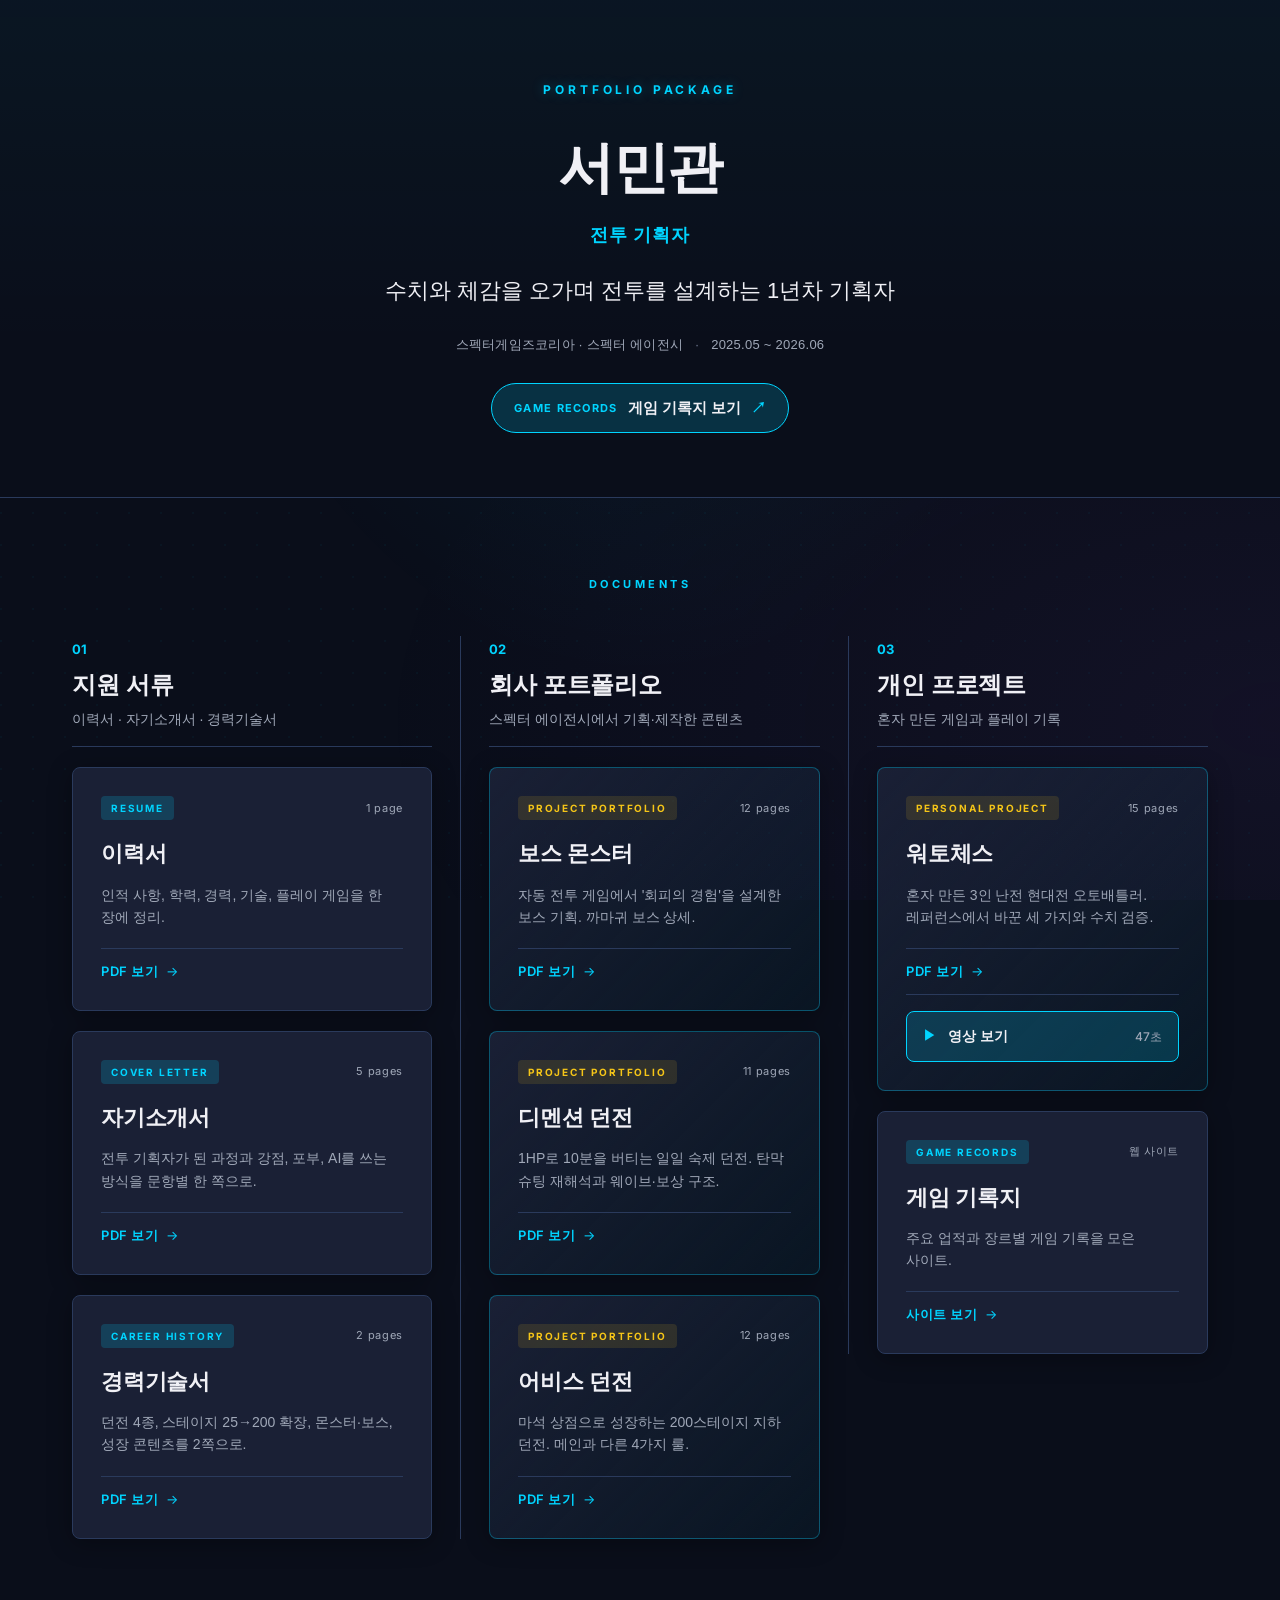
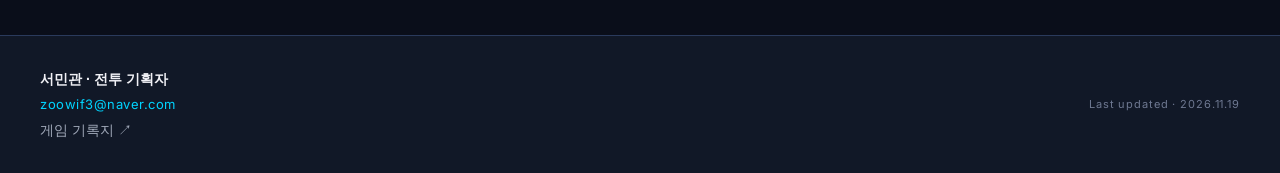
<file: index.html>
<!DOCTYPE html>
<html lang="ko">
<head>
  <meta charset="UTF-8">
  <meta name="viewport" content="width=device-width, initial-scale=1.0">
  <meta name="description" content="서민관 — 전투 기획자 포트폴리오 패키지 (이력서·자기소개서·경력기술서·회사 포트폴리오 3종·개인 프로젝트)">
  <title>서민관 — Portfolio Package</title>
  <link rel="preconnect" href="https://fonts.googleapis.com">
  <link rel="preconnect" href="https://fonts.gstatic.com" crossorigin>
  <link href="https://fonts.googleapis.com/css2?family=Inter:wght@400;500;700;800;900&family=Pretendard:wght@400;500;600;700;800&display=swap" rel="stylesheet">
  <link rel="stylesheet" href="style.css?v=20261119e">
</head>
<body>

<!-- ================ Hero ================ -->
<header class="hero">
  <div class="hero-inner">
    <div class="hero-eyebrow">PORTFOLIO PACKAGE</div>
    <h1 class="hero-name">서민관</h1>
    <div class="hero-role">전투 기획자</div>
    <p class="hero-slogan">수치와 체감을 오가며 전투를 설계하는 1년차 기획자</p>
    <div class="hero-meta">
      <span>스펙터게임즈코리아 · 스펙터 에이전시</span>
      <span class="dot">·</span>
      <span>2025.05 ~ 2026.06</span>
    </div>
    <div class="hero-links">
      <a class="hero-btn" href="https://minkwan8048-lgtm.github.io/game-records/" target="_blank" rel="noopener">
        <span class="hero-btn-tag">GAME RECORDS</span>
        <span class="hero-btn-text">게임 기록지 보기</span>
        <span class="hero-btn-arrow">↗</span>
      </a>
    </div>
  </div>
</header>

<!-- ================ Documents ================ -->
<main class="docs">
  <div class="docs-header">
    <span class="docs-label">DOCUMENTS</span>
  </div>

  <div class="docs-cols">

    <section class="col">
      <div class="col-head">
        <span class="col-nb">01</span>
        <h2 class="col-title">지원 서류</h2>
        <p class="col-sub">이력서 · 자기소개서 · 경력기술서</p>
      </div>
      <a class="card" href="assets/pdfs/resume.pdf" target="_blank" rel="noopener">
        <div class="card-top">
          <span class="card-tag">RESUME</span>
          <span class="card-meta">1 page</span>
        </div>
        <h3 class="card-title">이력서</h3>
        <p class="card-desc">인적 사항, 학력, 경력, 기술, 플레이 게임을 한 장에 정리.</p>
        <div class="card-cta">
          <span class="cta-text">PDF 보기</span>
          <span class="cta-arrow">→</span>
        </div>
      </a>
      <a class="card" href="assets/pdfs/cover_letter.pdf" target="_blank" rel="noopener">
        <div class="card-top">
          <span class="card-tag">COVER LETTER</span>
          <span class="card-meta">5 pages</span>
        </div>
        <h3 class="card-title">자기소개서</h3>
        <p class="card-desc">전투 기획자가 된 과정과 강점, 포부, AI를 쓰는 방식을 문항별 한 쪽으로.</p>
        <div class="card-cta">
          <span class="cta-text">PDF 보기</span>
          <span class="cta-arrow">→</span>
        </div>
      </a>
      <a class="card" href="assets/pdfs/career_history.pdf" target="_blank" rel="noopener">
        <div class="card-top">
          <span class="card-tag">CAREER HISTORY</span>
          <span class="card-meta">2 pages</span>
        </div>
        <h3 class="card-title">경력기술서</h3>
        <p class="card-desc">던전 4종, 스테이지 25→200 확장, 몬스터·보스, 성장 콘텐츠를 2쪽으로.</p>
        <div class="card-cta">
          <span class="cta-text">PDF 보기</span>
          <span class="cta-arrow">→</span>
        </div>
      </a>
    </section>

    <section class="col">
      <div class="col-head">
        <span class="col-nb">02</span>
        <h2 class="col-title">회사 포트폴리오</h2>
        <p class="col-sub">스펙터 에이전시에서 기획·제작한 콘텐츠</p>
      </div>
      <a class="card card-feature" href="assets/pdfs/boss.pdf" target="_blank" rel="noopener">
        <div class="card-top">
          <span class="card-tag">PROJECT PORTFOLIO</span>
          <span class="card-meta">12 pages</span>
        </div>
        <h3 class="card-title">보스 몬스터</h3>
        <p class="card-desc">자동 전투 게임에서 '회피의 경험'을 설계한 보스 기획. 까마귀 보스 상세.</p>
        <div class="card-cta">
          <span class="cta-text">PDF 보기</span>
          <span class="cta-arrow">→</span>
        </div>
      </a>
      <a class="card card-feature" href="assets/pdfs/dimension.pdf" target="_blank" rel="noopener">
        <div class="card-top">
          <span class="card-tag">PROJECT PORTFOLIO</span>
          <span class="card-meta">11 pages</span>
        </div>
        <h3 class="card-title">디멘션 던전</h3>
        <p class="card-desc">1HP로 10분을 버티는 일일 숙제 던전. 탄막 슈팅 재해석과 웨이브·보상 구조.</p>
        <div class="card-cta">
          <span class="cta-text">PDF 보기</span>
          <span class="cta-arrow">→</span>
        </div>
      </a>
      <a class="card card-feature" href="assets/pdfs/abyss.pdf" target="_blank" rel="noopener">
        <div class="card-top">
          <span class="card-tag">PROJECT PORTFOLIO</span>
          <span class="card-meta">12 pages</span>
        </div>
        <h3 class="card-title">어비스 던전</h3>
        <p class="card-desc">마석 상점으로 성장하는 200스테이지 지하 던전. 메인과 다른 4가지 룰.</p>
        <div class="card-cta">
          <span class="cta-text">PDF 보기</span>
          <span class="cta-arrow">→</span>
        </div>
      </a>
    </section>

    <section class="col">
      <div class="col-head">
        <span class="col-nb">03</span>
        <h2 class="col-title">개인 프로젝트</h2>
        <p class="col-sub">혼자 만든 게임과 플레이 기록</p>
      </div>
      <div class="card card-feature card-multi">
        <div class="card-top">
          <span class="card-tag">PERSONAL PROJECT</span>
          <span class="card-meta">15 pages</span>
        </div>
        <h3 class="card-title">워토체스</h3>
        <p class="card-desc">혼자 만든 3인 난전 현대전 오토배틀러. 레퍼런스에서 바꾼 세 가지와 수치 검증.</p>
        <a class="card-cta card-cta-link" href="assets/pdfs/wartochess.pdf" target="_blank" rel="noopener">
          <span class="cta-text">PDF 보기</span>
          <span class="cta-arrow">→</span>
        </a>
        <a class="video-btn card-video" href="wartochess.html">
          <span class="video-btn-play" aria-hidden="true">▶</span>
          <span class="video-btn-text">영상 보기</span>
          <span class="video-btn-meta">47초</span>
        </a>
      </div>
      <a class="card" href="https://minkwan8048-lgtm.github.io/game-records/" target="_blank" rel="noopener">
        <div class="card-top">
          <span class="card-tag">GAME RECORDS</span>
          <span class="card-meta">웹 사이트</span>
        </div>
        <h3 class="card-title">게임 기록지</h3>
        <p class="card-desc">주요 업적과 장르별 게임 기록을 모은 사이트.</p>
        <div class="card-cta">
          <span class="cta-text">사이트 보기</span>
          <span class="cta-arrow">→</span>
        </div>
      </a>
    </section>

  </div>
</main>

<!-- ================ Footer ================ -->
<footer class="footer">
  <div class="footer-inner">
    <div class="footer-left">
      <div class="footer-name">서민관 · 전투 기획자</div>
      <a class="footer-email" href="mailto:zoowif3@naver.com">zoowif3@naver.com</a>
      <a class="footer-link" href="https://minkwan8048-lgtm.github.io/game-records/" target="_blank" rel="noopener">게임 기록지 ↗</a>
    </div>
    <div class="footer-right">
      <span id="footer-updated">Last updated · 2026.11.19</span>
    </div>
  </div>
</footer>

</body>
</html>
</file>
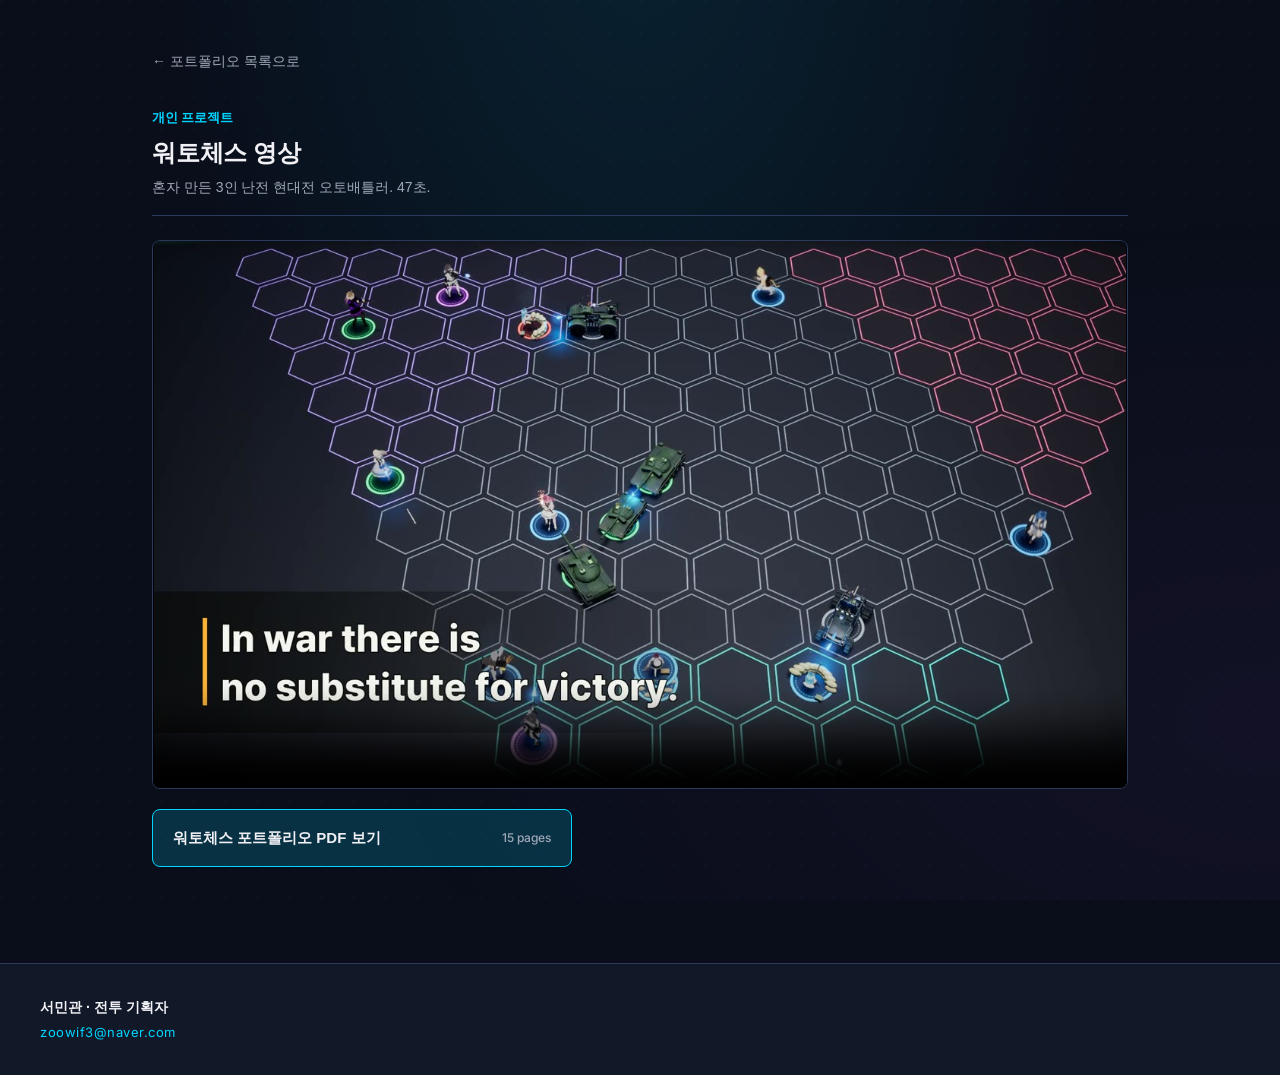
<file: wartochess.html>
<!DOCTYPE html>
<html lang="ko">
<head>
  <meta charset="UTF-8">
  <meta name="viewport" content="width=device-width, initial-scale=1.0">
  <meta name="description" content="워토체스 플레이 영상 — 서민관 개인 프로젝트">
  <title>워토체스 영상 — 서민관</title>
  <link rel="preconnect" href="https://fonts.googleapis.com">
  <link rel="preconnect" href="https://fonts.gstatic.com" crossorigin>
  <link href="https://fonts.googleapis.com/css2?family=Inter:wght@400;500;700;800;900&family=Pretendard:wght@400;500;600;700;800&display=swap" rel="stylesheet">
  <link rel="stylesheet" href="style.css?v=20261119e">
</head>
<body>

<main class="docs video-page">
  <a class="back-link" href="index.html">← 포트폴리오 목록으로</a>
  <div class="col-head">
    <span class="col-nb">개인 프로젝트</span>
    <h1 class="col-title">워토체스 영상</h1>
    <p class="col-sub">혼자 만든 3인 난전 현대전 오토배틀러. 47초.</p>
  </div>
  <video class="video-player" controls playsinline preload="metadata" poster="assets/video/wartochess_trailer.jpg">
    <source src="assets/video/wartochess_trailer.mp4" type="video/mp4">
    이 브라우저에서는 영상을 재생할 수 없습니다. <a href="assets/video/wartochess_trailer.mp4">파일로 열기</a>
  </video>
  <div class="video-links">
    <a class="video-btn" href="assets/pdfs/wartochess.pdf" target="_blank" rel="noopener">
      <span class="video-btn-text">워토체스 포트폴리오 PDF 보기</span>
      <span class="video-btn-meta">15 pages</span>
    </a>
  </div>
</main>

<footer class="footer">
  <div class="footer-inner">
    <div class="footer-left">
      <div class="footer-name">서민관 · 전투 기획자</div>
      <a class="footer-email" href="mailto:zoowif3@naver.com">zoowif3@naver.com</a>
    </div>
  </div>
</footer>

</body>
</html>
</file>
<file: style.css>
/* =========================================================
   Portfolio Hub — Dark Navy + Brandlogy
   포트폴리오 PPT 톤과 통일 (디자인 시스템 그대로 차용)
   ========================================================= */
:root {
  /* === Color Palette (outputs/design-system/design-system.md) === */
  --c-bg:        #0A0E1A;     /* 딥 네이비 — 배경 */
  --c-bg-2:      #111827;     /* 다크 블루 — 서브 배경 */
  --c-card:      #1A2035;     /* 다크 카드 */
  --c-card-2:    #232a45;     /* 카드 hover */
  --c-border:    #2A3A5C;     /* 다크 보더 */
  --c-cyan:      #00D4FF;     /* 사이언 — 주 액센트 */
  --c-cyan-soft: rgba(0, 212, 255, 0.18);
  --c-purple:    #7B3FB8;     /* 미드 퍼플 — 보조 */
  --c-yellow:    #F5C518;     /* 옐로우 오렌지 — 강조 */
  --c-text:      #F0F0F5;     /* 본문 */
  --c-text-soft: #A0A8B8;     /* 보조 */
  --c-text-dim:  #6E7891;     /* 흐릿 */

  --r-sm: 4px;
  --r-md: 8px;
  --r-lg: 12px;

  --font-kr: 'Pretendard', -apple-system, BlinkMacSystemFont, sans-serif;
  --font-en: 'Inter', -apple-system, BlinkMacSystemFont, sans-serif;

  --shadow-card: 0 4px 24px rgba(0, 0, 0, 0.32);
  --shadow-card-hover: 0 12px 40px rgba(0, 212, 255, 0.18), 0 4px 12px rgba(0, 0, 0, 0.4);
  --glow-cyan: 0 0 12px rgba(0, 212, 255, 0.35);
}

* { box-sizing: border-box; }

html, body {
  margin: 0;
  padding: 0;
  background: var(--c-bg);
  color: var(--c-text);
  font-family: var(--font-kr);
  font-size: 16px;
  line-height: 1.6;
  -webkit-font-smoothing: antialiased;
  -moz-osx-font-smoothing: grayscale;
}

/* === Background dots (subtle texture, like PPT 슬라이드) === */
body::before {
  content: '';
  position: fixed; inset: 0;
  background:
    radial-gradient(circle at 1px 1px, rgba(0, 212, 255, 0.04) 1px, transparent 0);
  background-size: 32px 32px;
  pointer-events: none;
  z-index: 0;
}
body::after {
  content: '';
  position: fixed; inset: 0;
  background:
    radial-gradient(ellipse at 50% -10%, rgba(0, 212, 255, 0.10), transparent 55%),
    radial-gradient(ellipse at 100% 80%, rgba(123, 63, 184, 0.08), transparent 50%);
  pointer-events: none;
  z-index: 0;
}
.hero, .docs, .footer { position: relative; z-index: 1; }

a { color: inherit; text-decoration: none; }

/* ================ Hero ================ */
.hero {
  padding: 80px 32px 64px;
  border-bottom: 1px solid var(--c-border);
  background:
    linear-gradient(180deg, rgba(0, 212, 255, 0.04), transparent 70%),
    var(--c-bg);
}
.hero-inner {
  max-width: 960px;
  margin: 0 auto;
  text-align: center;
}
.hero-eyebrow {
  font-family: var(--font-en);
  font-size: 12px;
  font-weight: 700;
  color: var(--c-cyan);
  letter-spacing: 0.32em;
  text-transform: uppercase;
  text-shadow: var(--glow-cyan);
  margin-bottom: 24px;
}
.hero-name {
  font-size: clamp(40px, 6vw, 56px);
  font-weight: 800;
  margin: 0 0 8px;
  letter-spacing: -0.02em;
  color: var(--c-text);
}
.hero-role {
  font-size: clamp(15px, 1.6vw, 18px);
  color: var(--c-cyan);
  font-weight: 600;
  letter-spacing: 0.04em;
  margin-bottom: 24px;
}
.hero-slogan {
  font-size: clamp(17px, 2.2vw, 22px);
  font-weight: 500;
  color: var(--c-text);
  max-width: 720px;
  margin: 0 auto 28px;
  line-height: 1.5;
}
.hero-meta {
  display: flex;
  justify-content: center;
  gap: 12px;
  font-size: 13px;
  color: var(--c-text-soft);
  letter-spacing: 0.02em;
}
.hero-meta .dot { color: var(--c-text-dim); }

/* ---- Hero: external link button (게임 기록지) ---- */
.hero-links {
  margin-top: 28px;
  display: flex;
  justify-content: center;
}
.hero-btn {
  display: inline-flex;
  align-items: center;
  gap: 10px;
  padding: 12px 22px;
  border: 1px solid var(--c-cyan);
  border-radius: 999px;
  background: var(--c-cyan-soft);
  color: var(--c-text);
  text-decoration: none;
  font-size: 15px;
  font-weight: 600;
  transition: background .18s ease, box-shadow .18s ease, transform .18s ease;
}
.hero-btn:hover {
  background: rgba(0, 212, 255, 0.3);
  box-shadow: var(--glow-cyan);
  transform: translateY(-1px);
}
.hero-btn-tag {
  font-family: var(--font-en);
  font-size: 11px;
  font-weight: 700;
  letter-spacing: 0.12em;
  color: var(--c-cyan);
}
.hero-btn-arrow { color: var(--c-cyan); font-weight: 700; }

.footer-link {
  display: block;
  margin-top: 4px;
  color: var(--c-text-soft);
  text-decoration: none;
  font-size: 14px;
}
.footer-link:hover { color: var(--c-cyan); }

/* ================ Documents ================ */
.docs {
  max-width: 1200px;
  margin: 0 auto;
  padding: 72px 32px 96px;
}
.docs-header {
  margin-bottom: 40px;
  text-align: center;
}
.docs-label {
  display: inline-block;
  font-family: var(--font-en);
  font-size: 11px;
  font-weight: 700;
  color: var(--c-cyan);
  letter-spacing: 0.32em;
  text-transform: uppercase;
}
.docs-grid {
  display: grid;
  grid-template-columns: 1fr;
  gap: 20px;
}

/* === 세로 3단: 지원 서류 / 회사 포트폴리오 / 개인 프로젝트 === */
.docs-cols {
  display: grid;
  grid-template-columns: minmax(0, 1fr);
  gap: 48px;
}
.col {
  display: flex;
  flex-direction: column;
  gap: 20px;
  min-width: 0;
}
.col-head {
  padding-bottom: 16px;
  border-bottom: 1px solid var(--c-border);
}
.col-nb {
  font-family: var(--font-en);
  font-size: 13px;
  font-weight: 700;
  color: var(--c-cyan);
}
.col-title {
  font-size: 24px;
  font-weight: 800;
  margin: 4px 0 4px;
  letter-spacing: -0.01em;
  color: var(--c-text);
}
.col-sub {
  margin: 0;
  font-size: 14px;
  color: var(--c-text-soft);
}
@media (min-width: 1100px) {
  .docs-cols {
    grid-template-columns: repeat(3, minmax(0, 1fr));
    gap: 28px;
    align-items: start;
  }
  .col + .col {
    padding-left: 28px;
    border-left: 1px solid var(--c-border);
  }
}

/* === Card === */
.card {
  display: flex;
  flex-direction: column;
  padding: 28px;
  background: var(--c-card);
  border: 1px solid var(--c-border);
  border-radius: var(--r-md);
  box-shadow: var(--shadow-card);
  transition: transform 0.2s ease, box-shadow 0.2s ease, border-color 0.2s ease;
  cursor: pointer;
  min-height: 220px;
}
.card:hover {
  transform: translateY(-4px);
  border-color: var(--c-cyan);
  box-shadow: var(--shadow-card-hover);
  background: var(--c-card-2);
}
.card:hover .cta-arrow {
  transform: translateX(6px);
}

.card-top {
  display: flex;
  justify-content: space-between;
  align-items: center;
  margin-bottom: 16px;
}
.card-tag {
  font-family: var(--font-en);
  font-size: 10px;
  font-weight: 700;
  color: var(--c-cyan);
  letter-spacing: 0.18em;
  text-transform: uppercase;
  padding: 4px 10px;
  background: var(--c-cyan-soft);
  border-radius: var(--r-sm);
}
.card-meta {
  font-family: var(--font-en);
  font-size: 11px;
  color: var(--c-text-soft);
  letter-spacing: 0.06em;
}
.card-title {
  font-size: 22px;
  font-weight: 700;
  margin: 0 0 12px;
  letter-spacing: -0.01em;
  color: var(--c-text);
}
.card-desc {
  font-size: 14px;
  color: var(--c-text-soft);
  line-height: 1.6;
  margin: 0 0 24px;
  flex: 1;
}
.card-cta {
  display: flex;
  align-items: center;
  gap: 8px;
  font-family: var(--font-en);
  font-size: 13px;
  font-weight: 600;
  color: var(--c-cyan);
  letter-spacing: 0.04em;
  margin-top: auto;
  padding-top: 12px;
  border-top: 1px solid var(--c-border);
}
.cta-arrow {
  transition: transform 0.2s ease;
  font-weight: 400;
}

/* === Feature card (PPT 2종 강조) === */
.card-feature {
  border-color: rgba(0, 212, 255, 0.32);
  background: linear-gradient(135deg, var(--c-card) 0%, rgba(0, 212, 255, 0.04) 100%);
}
.card-feature .card-tag {
  color: var(--c-yellow);
  background: rgba(245, 197, 24, 0.12);
}

/* ================ Responsive (Tablet ≥ 720px) ================ */
@media (min-width: 720px) {
  .docs-grid {
    grid-template-columns: repeat(2, 1fr);
    gap: 24px;
  }
}

/* ================ Responsive (Desktop ≥ 1024px) ================ */
@media (min-width: 1024px) {
  .docs-grid {
    grid-template-columns: repeat(3, 1fr);
    gap: 28px;
  }
  /* 5개 카드 — 2행 (3+2). 마지막 행 2개를 가운데 정렬은 안 하고 좌측 정렬 유지 */
  .card {
    min-height: 260px;
  }
}

/* ================ Footer ================ */
.footer {
  border-top: 1px solid var(--c-border);
  padding: 32px;
  background: var(--c-bg-2);
}
.footer-inner {
  max-width: 1200px;
  margin: 0 auto;
  display: flex;
  flex-direction: column;
  gap: 12px;
  align-items: center;
  text-align: center;
}
.footer-name {
  font-size: 14px;
  font-weight: 600;
  color: var(--c-text);
}
.footer-email {
  display: inline-block;
  font-family: var(--font-en);
  font-size: 13px;
  color: var(--c-cyan);
  letter-spacing: 0.04em;
  margin-top: 4px;
  transition: opacity 0.2s ease;
}
.footer-email:hover {
  opacity: 0.7;
}
.footer-right {
  font-family: var(--font-en);
  font-size: 11px;
  color: var(--c-text-dim);
  letter-spacing: 0.08em;
}

@media (min-width: 720px) {
  .footer-inner {
    flex-direction: row;
    justify-content: space-between;
    text-align: left;
  }
  .footer-left {
    display: flex;
    flex-direction: column;
    align-items: flex-start;
  }
}

/* ================ Small mobile tweaks ================ */
@media (max-width: 480px) {
  .hero { padding: 56px 20px 48px; }
  .docs { padding: 56px 20px 72px; }
  .card { padding: 24px; min-height: 200px; }
  .card-title { font-size: 20px; }
}

/* ================ Accessibility ================ */
.card:focus-visible {
  outline: 2px solid var(--c-cyan);
  outline-offset: 2px;
}
.footer-email:focus-visible {
  outline: 2px solid var(--c-cyan);
  outline-offset: 4px;
  border-radius: var(--r-sm);
}

/* ================ Print (PDF 인쇄 시 톤 다운) ================ */
@media print {
  body { background: white; color: black; }
  .card { background: white; border: 1px solid #ccc; }
}

/* 한글 단어 중간에서 줄이 끊기지 않게 */
.card-desc, .col-sub, .hero-slogan { word-break: keep-all; }

/* ================ 영상 버튼 / 영상 페이지 ================ */
.video-btn {
  display: flex;
  align-items: center;
  gap: 12px;
  padding: 16px 20px;
  border: 1px solid var(--c-cyan);
  border-radius: var(--r-md);
  background: var(--c-cyan-soft);
  color: var(--c-text);
  font-size: 15px;
  font-weight: 600;
  transition: background 0.18s ease, box-shadow 0.18s ease, transform 0.18s ease;
}
.video-btn:hover {
  background: rgba(0, 212, 255, 0.3);
  box-shadow: var(--glow-cyan);
  transform: translateY(-2px);
}
.video-btn:focus-visible, .back-link:focus-visible {
  outline: 2px solid var(--c-cyan);
  outline-offset: 2px;
}
.video-btn-play { color: var(--c-cyan); font-size: 13px; }
.video-btn-meta {
  margin-left: auto;
  font-family: var(--font-en);
  font-size: 12px;
  font-weight: 500;
  color: var(--c-text-soft);
}
.video-page { max-width: 1040px; padding-top: 48px; }
.video-page .col-head { margin-bottom: 24px; }
.back-link {
  display: inline-block;
  margin-bottom: 32px;
  font-size: 14px;
  color: var(--c-text-soft);
}
.back-link:hover { color: var(--c-cyan); }
.video-player {
  display: block;
  width: 100%;
  aspect-ratio: 16 / 9;
  background: #000;
  border: 1px solid var(--c-border);
  border-radius: var(--r-md);
}
.video-links { margin-top: 20px; max-width: 420px; }

/* 요약을 두 줄로 줄인 뒤 카드 높이를 내용에 맞춤 */
.card { min-height: 0; }
.card-desc { margin-bottom: 20px; }

/* 카드 안에 버튼이 둘 있는 카드 (워토체스: PDF + 영상) */
.card-multi { cursor: default; }
.card-multi:hover { transform: none; }
.card-actions {
  display: flex;
  gap: 12px;
  margin-top: auto;
  padding-top: 16px;
  border-top: 1px solid var(--c-border);
}
.card-action {
  flex: 1;
  display: flex;
  align-items: center;
  justify-content: center;
  gap: 8px;
  padding: 11px 12px;
  border: 1px solid var(--c-border);
  border-radius: var(--r-sm);
  font-size: 13px;
  font-weight: 600;
  color: var(--c-cyan);
  white-space: nowrap;
  transition: background 0.18s ease, border-color 0.18s ease;
}
.card-action:hover { border-color: var(--c-cyan); background: var(--c-cyan-soft); }
.card-action:hover .cta-arrow { transform: translateX(4px); }
.card-action:focus-visible { outline: 2px solid var(--c-cyan); outline-offset: 2px; }
.card-action-video { border-color: var(--c-cyan); background: var(--c-cyan-soft); color: var(--c-text); }
.card-action-video:hover { background: rgba(0, 212, 255, 0.3); }
.card-action-meta { font-family: var(--font-en); font-size: 11px; font-weight: 500; color: var(--c-text-soft); }

/* 워토체스 카드: PDF 보기 줄은 다른 카드와 같게, 영상 버튼은 그 아래 따로 */
.card-cta-link:hover .cta-arrow { transform: translateX(6px); }
.card-cta-link:focus-visible { outline: 2px solid var(--c-cyan); outline-offset: 4px; }
.card-video { margin-top: 20px; padding: 13px 16px; font-size: 14px; }

/* 워토체스 카드: PDF 보기 줄 아래에도 같은 선 */
.card-cta-link { padding-bottom: 12px; border-bottom: 1px solid var(--c-border); }
.card-video { margin-top: 16px; }
</file>
